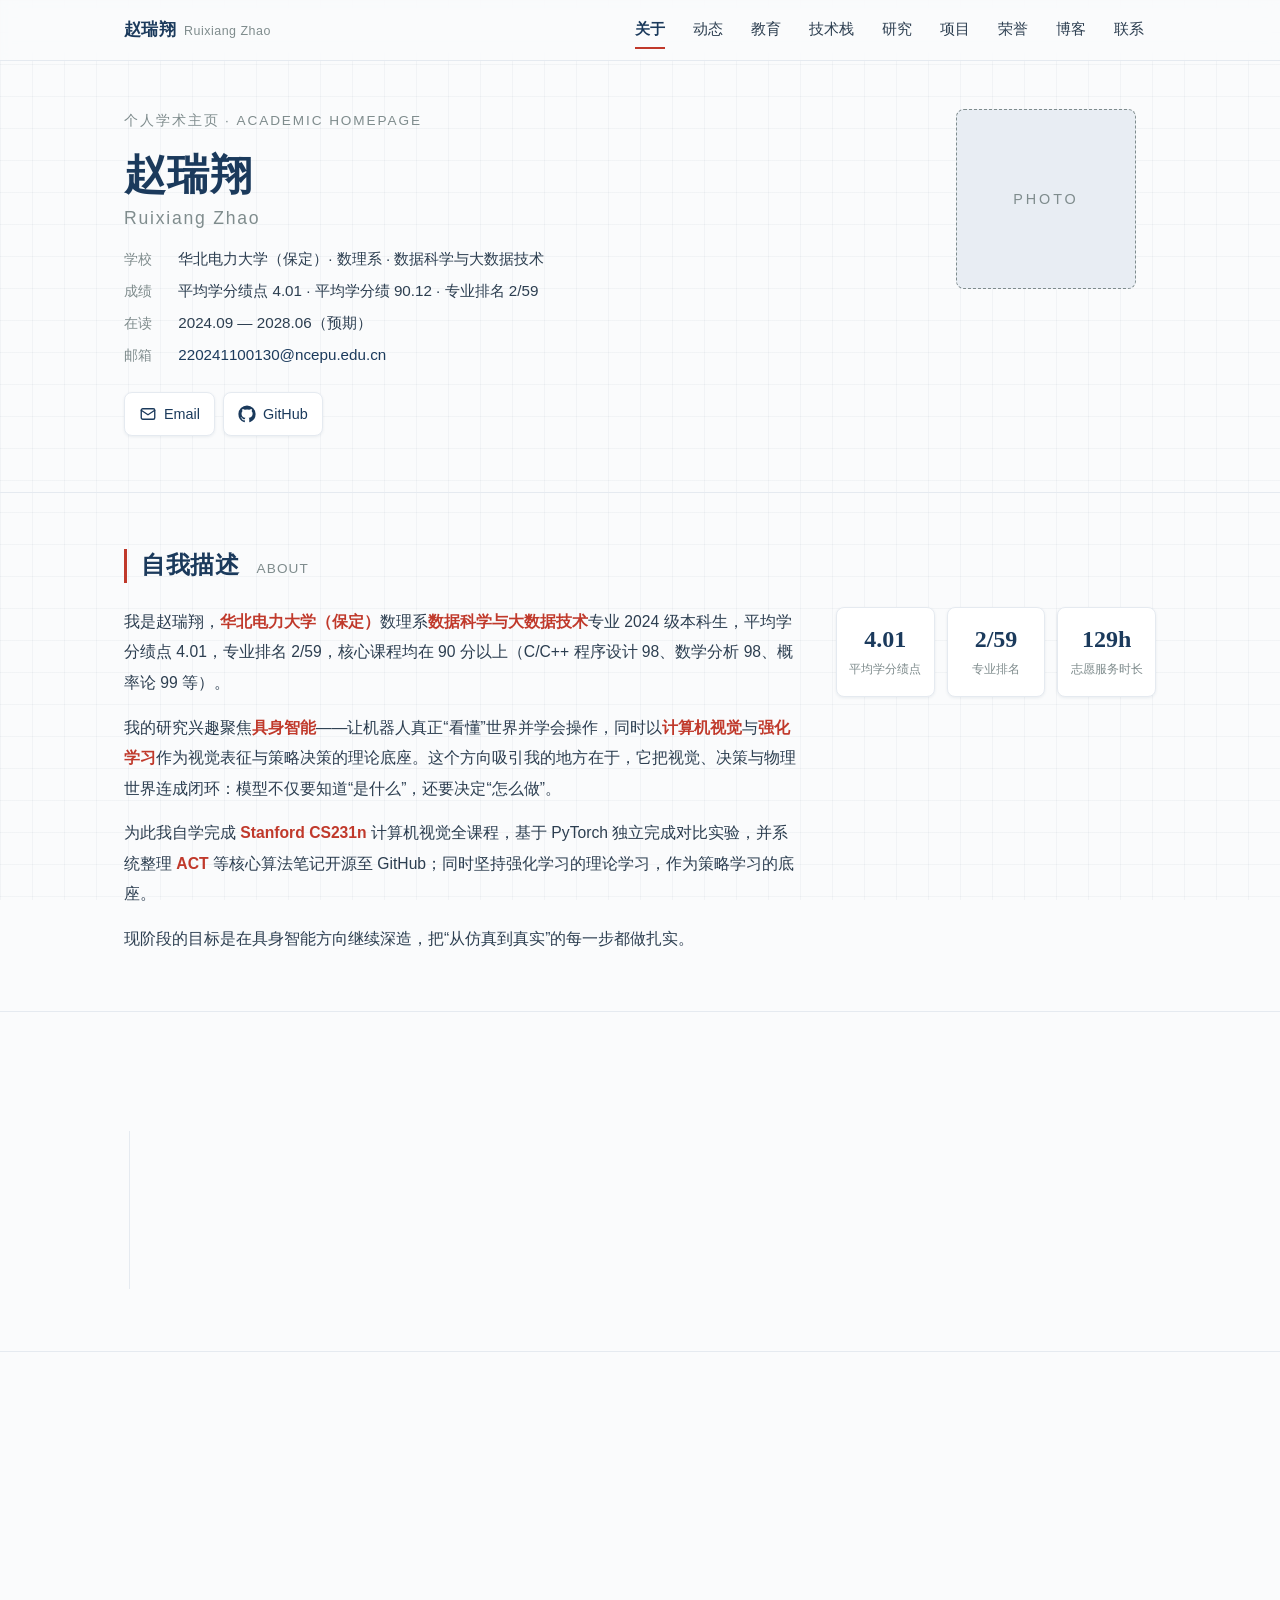
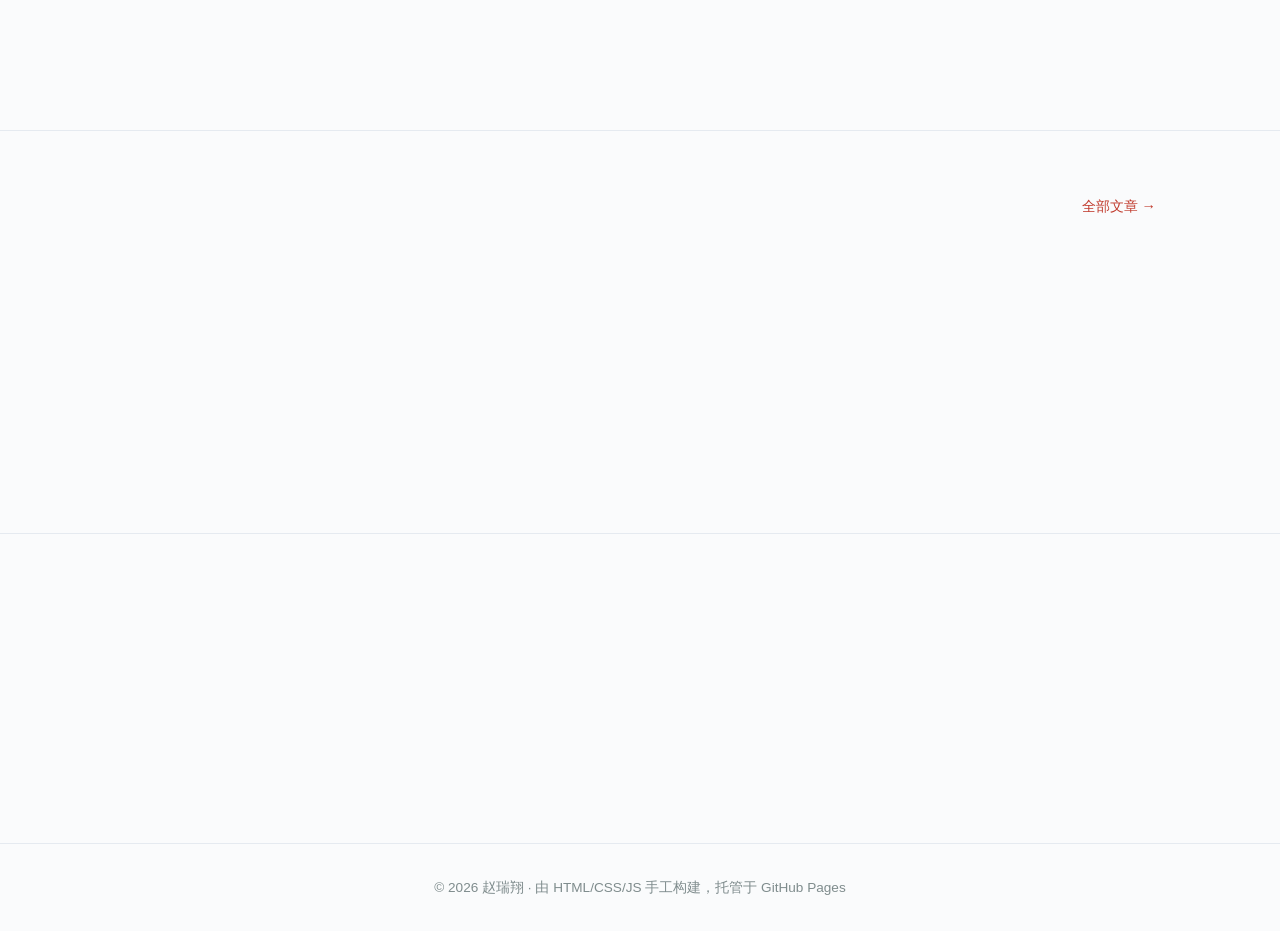
<file: site/index.html>
<!DOCTYPE html>
<html lang="zh-CN">
<head>
  <meta charset="UTF-8">
  <meta http-equiv="Content-Security-Policy" content="default-src 'self'; script-src 'self'; style-src 'self' https://fonts.googleapis.com; font-src 'self' https://fonts.gstatic.com; img-src 'self' data:; connect-src 'self'; base-uri 'self'; form-action 'self'">
  <meta name="viewport" content="width=device-width, initial-scale=1.0">
  <title>赵瑞翔 · 个人学术主页</title>
  <meta name="description" content="赵瑞翔的个人学术主页：具身智能、计算机视觉与强化学习方向，华北电力大学（保定）数据科学与大数据技术。">
  <meta name="theme-color" content="#FAFBFC">
  <link rel="icon" href="favicon.svg" type="image/svg+xml">
  <link rel="preconnect" href="https://fonts.googleapis.com">
  <link rel="preconnect" href="https://fonts.gstatic.com" crossorigin>
  <link href="https://fonts.googleapis.com/css2?family=Noto+Serif+SC:wght@500;700&family=Inter:wght@400;500;600&family=JetBrains+Mono:wght@400;500&display=swap" rel="stylesheet">
  <link rel="stylesheet" href="css/style.css">
</head>
<body>

  <a class="skip-link" href="#main">跳到主要内容</a>

  <!-- 顶栏导航（吸顶） -->
  <header class="nav">
    <div class="container nav__inner">
      <a class="nav__brand" href="#home">赵瑞翔<span class="nav__brand-en">Ruixiang Zhao</span></a>
      <button class="nav__toggle" aria-label="打开菜单" aria-expanded="false" aria-controls="nav-links">
        <span class="nav__toggle-bar"></span>
        <span class="nav__toggle-bar"></span>
        <span class="nav__toggle-bar"></span>
      </button>
      <nav class="nav__links" id="nav-links" aria-label="主导航">
        <a href="#about" class="is-active">关于</a>
        <a href="#news">动态</a>
        <a href="#education">教育</a>
        <a href="#techstack">技术栈</a>
        <a href="#research">研究</a>
        <a href="#projects">项目</a>
        <a href="#honors">荣誉</a>
        <a href="blog.html">博客</a>
        <a href="#contact">联系</a>
      </nav>
    </div>
  </header>

  <main id="main">
    <!-- Hero / 页首 -->
    <section id="home" class="hero">
      <div class="container hero__grid">
        <div class="hero__main">
          <p class="hero__eyebrow">个人学术主页 · Academic Homepage</p>
          <h1 class="hero__name">赵瑞翔<span class="hero__name-en">Ruixiang Zhao</span></h1>
          <dl class="hero__facts">
            <div><dt>学校</dt><dd>华北电力大学（保定）· 数理系 · 数据科学与大数据技术</dd></div>
            <div><dt>成绩</dt><dd>平均学分绩点 4.01 · 平均学分绩 90.12 · 专业排名 2/59</dd></div>
            <div><dt>在读</dt><dd>2024.09 — 2028.06（预期）</dd></div>
            <div><dt>邮箱</dt><dd><a href="mailto:220241100130@ncepu.edu.cn">220241100130@ncepu.edu.cn</a></dd></div>
          </dl>
          <ul class="hero__links" aria-label="外部链接">
            <li><a href="mailto:220241100130@ncepu.edu.cn" aria-label="邮箱">
              <svg viewBox="0 0 24 24" width="18" height="18" fill="none" stroke="currentColor" stroke-width="1.8" stroke-linecap="round" stroke-linejoin="round" aria-hidden="true"><rect x="3" y="5" width="18" height="14" rx="2"/><path d="m3 7 9 6 9-6"/></svg>
              <span>Email</span></a></li>
            <li><a href="https://github.com/yourname" target="_blank" rel="noopener" aria-label="GitHub">
              <svg viewBox="0 0 24 24" width="18" height="18" fill="currentColor" aria-hidden="true"><path d="M12 .5A11.5 11.5 0 0 0 .5 12a11.5 11.5 0 0 0 7.86 10.93c.58.1.79-.25.79-.56v-2c-3.2.7-3.87-1.54-3.87-1.54-.53-1.33-1.28-1.69-1.28-1.69-1.05-.72.08-.7.08-.7 1.16.08 1.77 1.19 1.77 1.19 1.03 1.77 2.7 1.26 3.36.96.1-.75.4-1.26.73-1.55-2.55-.29-5.23-1.28-5.23-5.68 0-1.26.45-2.28 1.19-3.09-.12-.29-.52-1.46.11-3.05 0 0 .97-.31 3.18 1.18a11 11 0 0 1 5.8 0c2.2-1.49 3.17-1.18 3.17-1.18.63 1.59.23 2.76.11 3.05.74.81 1.19 1.83 1.19 3.09 0 4.41-2.69 5.38-5.25 5.67.41.36.78 1.05.78 2.12v3.14c0 .31.2.67.8.56A11.5 11.5 0 0 0 23.5 12 11.5 11.5 0 0 0 12 .5Z"/></svg>
              <span>GitHub</span></a></li>
          </ul>
        </div>
        <div class="hero__side">
          <div class="hero__avatar" role="img" aria-label="头像占位">
            <span>PHOTO</span>
          </div>
        </div>
      </div>
    </section>

    <!-- About 自我描述 -->
    <section id="about" class="section">
      <div class="container">
        <h2 class="section__title">自我描述 <span class="section__title-en">About</span></h2>
        <div class="about">
          <div class="about__text">
            <p>我是赵瑞翔，<strong>华北电力大学（保定）</strong>数理系<strong>数据科学与大数据技术</strong>专业 2024 级本科生，平均学分绩点 4.01，专业排名 2/59，核心课程均在 90 分以上（C/C++ 程序设计 98、数学分析 98、概率论 99 等）。</p>
            <p>我的研究兴趣聚焦<strong>具身智能</strong>——让机器人真正“看懂”世界并学会操作，同时以<strong>计算机视觉</strong>与<strong>强化学习</strong>作为视觉表征与策略决策的理论底座。这个方向吸引我的地方在于，它把视觉、决策与物理世界连成闭环：模型不仅要知道“是什么”，还要决定“怎么做”。</p>
            <p>为此我自学完成 <strong>Stanford CS231n</strong> 计算机视觉全课程，基于 PyTorch 独立完成对比实验，并系统整理 <strong>ACT</strong> 等核心算法笔记开源至 GitHub；同时坚持强化学习的理论学习，作为策略学习的底座。</p>
            <p>现阶段的目标是在具身智能方向继续深造，把“从仿真到真实”的每一步都做扎实。</p>
          </div>
          <dl class="about__stats" aria-label="数据亮点">
            <div class="about__stat">
              <dt>4.01</dt>
              <dd>平均学分绩点</dd>
            </div>
            <div class="about__stat">
              <dt>2/59</dt>
              <dd>专业排名</dd>
            </div>
            <div class="about__stat">
              <dt>129h</dt>
              <dd>志愿服务时长</dd>
            </div>
          </dl>
        </div>
      </div>
    </section>

    <!-- News 动态 -->
    <section id="news" class="section">
      <div class="container">
        <h2 class="section__title">动态 <span class="section__title-en">News</span></h2>
        <ol class="news">
          <li class="news__item">
            <time class="news__time" datetime="2026-05">2026.05</time>
            <p class="news__text">开始具身智能方向系统学习，整理 ACT 等核心算法笔记并开源</p>
          </li>
          <li class="news__item">
            <time class="news__time" datetime="2026-05">2026.05</time>
            <p class="news__text">完成 MNIST 神经网络 vs ViT 数据增强策略对比研究</p>
          </li>
          <li class="news__item">
            <time class="news__time" datetime="2026-05">2026.05</time>
            <p class="news__text">完成开源组织 Git 协作专项培训</p>
          </li>
          <li class="news__item">
            <time class="news__time" datetime="2024-09">2024.09</time>
            <p class="news__text">入学华北电力大学 数据科学与大数据技术专业</p>
          </li>
        </ol>
      </div>
    </section>

    <!-- Education 教育经历 -->
    <section id="education" class="section">
      <div class="container">
        <h2 class="section__title">教育经历 <span class="section__title-en">Education</span></h2>
        <div class="edu card">
          <!-- 校徽图像格：替换为 images/logo.png（校徽图片） -->
          <div class="edu__logo" role="img" aria-label="校徽占位">
            <span>LOGO</span>
          </div>
          <div class="edu__body">
            <div class="edu__head">
              <h3 class="edu__school">华北电力大学（保定）· 数理系 · 数据科学与大数据技术</h3>
              <p class="edu__meta">2024.09 – 2028.06（预期）· 绩点 4.01 · 均分 90.12 · 排名 2/59</p>
            </div>
            <ul class="edu__courses" aria-label="核心课程成绩">
              <li>C/C++程序设计 98</li>
              <li>数学分析(1) 98</li>
              <li>离散数学 97</li>
              <li>概率论 99</li>
              <li>数据结构与算法 92</li>
              <li>线性规划 95</li>
            </ul>
          </div>
        </div>
      </div>
    </section>

    <!-- Tech Stack 技术栈 -->
    <section id="techstack" class="section">
      <div class="container">
        <h2 class="section__title">技术栈 <span class="section__title-en">Tech Stack</span></h2>
        <div class="tech">
          <div class="tech__group">
            <h3 class="tech__group-title">语言 <span>Languages</span></h3>
            <p class="tech__items">Python · C++</p>
          </div>
          <div class="tech__group">
            <h3 class="tech__group-title">框架 <span>Frameworks</span></h3>
            <p class="tech__items">PyTorch</p>
          </div>
          <div class="tech__group">
            <h3 class="tech__group-title">工具 <span>Tools</span></h3>
            <p class="tech__items">Git · Linux · Tmux · Docker</p>
          </div>
        </div>
      </div>
    </section>

    <!-- Research 研究方向 -->
    <section id="research" class="section">
      <div class="container">
        <h2 class="section__title">研究方向 <span class="section__title-en">Research</span></h2>
        <div class="blocks">
          <div class="block">
            <h3 class="block__title">具身智能<span class="block__title-en">Embodied AI</span></h3>
            <p class="block__text">机器人控制与操作策略学习，跟进 ACT 等核心算法，关注仿真到真实的落地。</p>
          </div>
          <div class="block">
            <h3 class="block__title">计算机视觉<span class="block__title-en">Computer Vision</span></h3>
            <p class="block__text">ViT 与视觉表征学习，完成 CS231n 系统学习与小样本对比实验。</p>
          </div>
          <div class="block">
            <h3 class="block__title">强化学习<span class="block__title-en">Reinforcement Learning</span></h3>
            <p class="block__text">序贯决策与控制基础，作为具身智能策略学习的理论底座。</p>
          </div>
        </div>
      </div>
    </section>

    <!-- Projects 项目 -->
    <section id="projects" class="section">
      <div class="container">
        <h2 class="section__title">项目 <span class="section__title-en">Projects</span></h2>
        <div class="blocks">
          <div class="block">
            <h3 class="block__title">具身智能自主学习与开源实践</h3>
            <p class="block__text">独立跟进领域前沿，整理 ACT 等核心算法的原理笔记与代码复现，开源至个人仓库。</p>
            <p class="block__tags">具身智能 · ACT · 开源</p>
          </div>
          <div class="block">
            <h3 class="block__title">MNIST 神经网络 vs ViT 数据增强对比研究</h3>
            <p class="block__text">基于 PyTorch 构建三组对照数据集，系统对比传统神经网络与 ViT 在不同数据增强策略下的性能、收敛与鲁棒性。</p>
            <p class="block__tags">PyTorch · ViT · 数据增强</p>
          </div>
        </div>
      </div>
    </section>

    <!-- Honors 荣誉 -->
    <section id="honors" class="section">
      <div class="container">
        <h2 class="section__title">荣誉奖项 <span class="section__title-en">Honors</span></h2>
        <ul class="honors">
          <li class="honors__item"><span class="honors__year">2026</span>中车杯 国家三等奖</li>
          <li class="honors__item"><span class="honors__year">2026</span>全国大学生数学竞赛（数学类）省级二等奖</li>
          <li class="honors__item"><span class="honors__year">2025</span>校级二等奖学金</li>
          <li class="honors__item"><span class="honors__year">2025</span>校级三好学生</li>
          <li class="honors__item"><span class="honors__year">2025</span>校级志愿服务先进个人（累计志愿时长 129 小时）</li>
        </ul>
      </div>
    </section>

    <!-- Blog 博客入口 -->
    <section id="blog-entry" class="section">
      <div class="container">
        <div class="section__head">
          <h2 class="section__title">博客 <span class="section__title-en">Blog</span></h2>
          <a class="section__more" href="blog.html">全部文章 →</a>
        </div>
        <div class="grid grid--3" id="blog-cards">
          <!-- 由 js/blog.js 读取 posts/index.json 渲染前 3 篇 -->
          <p class="blog-loading">正在加载文章…</p>
        </div>
      </div>
    </section>

    <!-- Contact 联系 -->
    <section id="contact" class="section">
      <div class="container">
        <h2 class="section__title">联系方式 <span class="section__title-en">Contact</span></h2>
        <div class="contact">
          <ul class="contact__list">
            <li class="contact__item">
              <svg viewBox="0 0 24 24" width="18" height="18" fill="none" stroke="currentColor" stroke-width="1.8" stroke-linecap="round" stroke-linejoin="round" aria-hidden="true"><rect x="3" y="5" width="18" height="14" rx="2"/><path d="m3 7 9 6 9-6"/></svg>
              <a href="mailto:220241100130@ncepu.edu.cn">220241100130@ncepu.edu.cn</a>
              <span class="contact__hint">主邮箱</span>
            </li>
            <li class="contact__item">
              <svg viewBox="0 0 24 24" width="18" height="18" fill="none" stroke="currentColor" stroke-width="1.8" stroke-linecap="round" stroke-linejoin="round" aria-hidden="true"><rect x="3" y="5" width="18" height="14" rx="2"/><path d="m3 7 9 6 9-6"/></svg>
              <a href="mailto:2529649711@qq.com">2529649711@qq.com</a>
              <span class="contact__hint">备用邮箱</span>
            </li>
            <li class="contact__item">
              <svg viewBox="0 0 24 24" width="18" height="18" fill="currentColor" aria-hidden="true"><path d="M12 .5A11.5 11.5 0 0 0 .5 12a11.5 11.5 0 0 0 7.86 10.93c.58.1.79-.25.79-.56v-2c-3.2.7-3.87-1.54-3.87-1.54-.53-1.33-1.28-1.69-1.28-1.69-1.05-.72.08-.7.08-.7 1.16.08 1.77 1.19 1.77 1.19 1.03 1.77 2.7 1.26 3.36.96.1-.75.4-1.26.73-1.55-2.55-.29-5.23-1.28-5.23-5.68 0-1.26.45-2.28 1.19-3.09-.12-.29-.52-1.46.11-3.05 0 0 .97-.31 3.18 1.18a11 11 0 0 1 5.8 0c2.2-1.49 3.17-1.18 3.17-1.18.63 1.59.23 2.76.11 3.05.74.81 1.19 1.83 1.19 3.09 0 4.41-2.69 5.38-5.25 5.67.41.36.78 1.05.78 2.12v3.14c0 .31.2.67.8.56A11.5 11.5 0 0 0 23.5 12 11.5 11.5 0 0 0 12 .5Z"/></svg>
              <a href="https://github.com/yourname" target="_blank" rel="noopener">github.com/yourname</a>
              <span class="contact__hint">GitHub</span>
            </li>
          </ul>
        </div>
      </div>
    </section>
  </main>

  <footer class="footer">
    <div class="container">
      <p>© 2026 赵瑞翔 · 由 HTML/CSS/JS 手工构建，托管于 GitHub Pages</p>
    </div>
  </footer>

  <button class="to-top" aria-label="回到顶部" hidden>
    <svg viewBox="0 0 24 24" width="18" height="18" fill="none" stroke="currentColor" stroke-width="2" stroke-linecap="round" stroke-linejoin="round" aria-hidden="true"><path d="M12 19V5"/><path d="m5 12 7-7 7 7"/></svg>
  </button>

  <script src="js/main.js" defer></script>
  <script src="js/blog.js" defer></script>
</body>
</html>
</file>
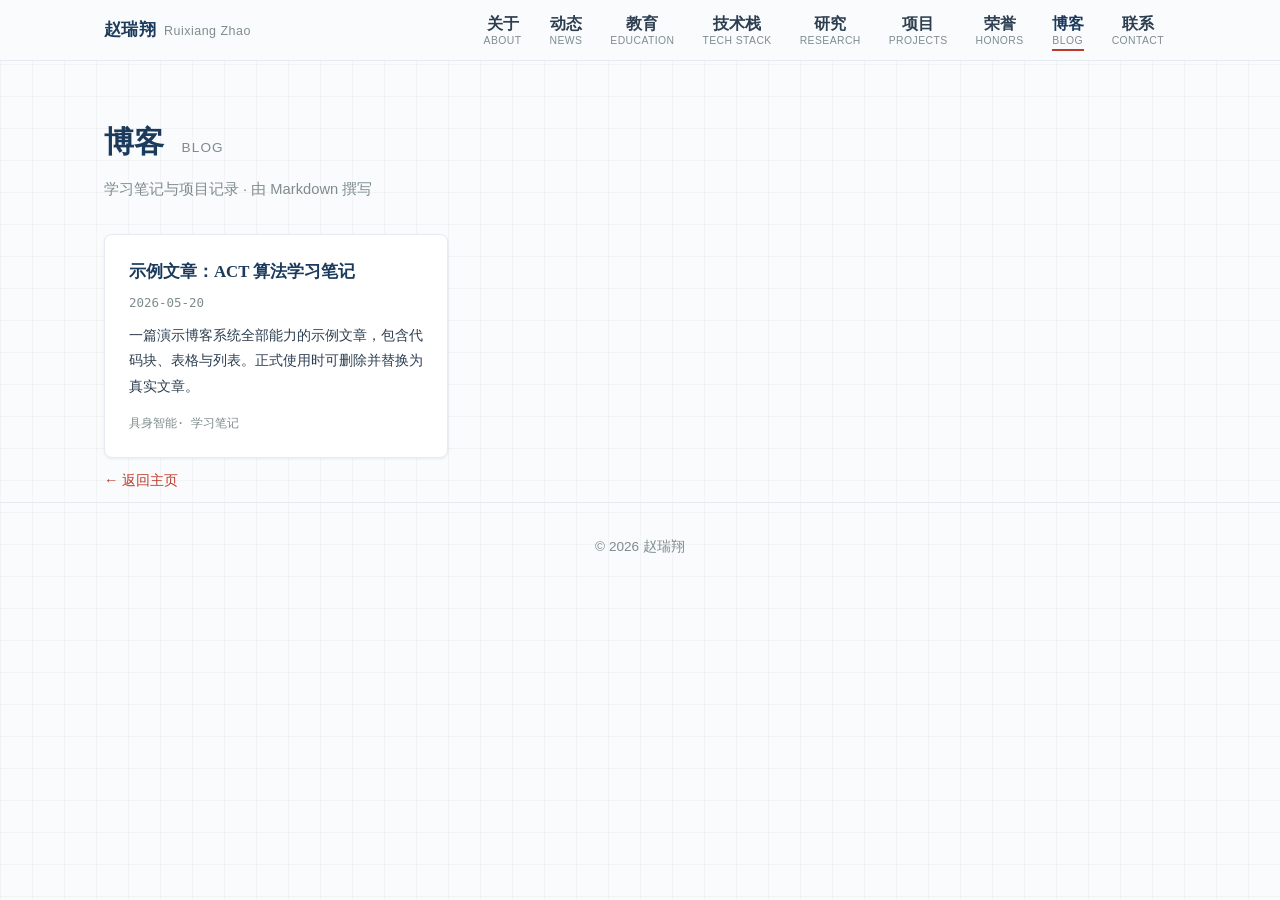
<file: blog.html>
<!DOCTYPE html>
<html lang="zh-CN">
<head>
  <meta charset="UTF-8">
  <meta http-equiv="Content-Security-Policy" content="default-src 'self'; script-src 'self'; style-src 'self' https://fonts.googleapis.com; font-src 'self' https://fonts.gstatic.com; img-src 'self' data:; connect-src 'self'; base-uri 'self'; form-action 'self'">
  <meta name="viewport" content="width=device-width, initial-scale=1.0">
  <title>博客 · 赵瑞翔</title>
  <meta name="description" content="赵瑞翔的博客：具身智能、计算机视觉与强化学习方向的学习笔记与项目记录。">
  <meta name="theme-color" content="#FAFBFC">
  <link rel="icon" href="favicon.svg" type="image/svg+xml">
  <link rel="preconnect" href="https://fonts.googleapis.com">
  <link rel="preconnect" href="https://fonts.gstatic.com" crossorigin>
  <link href="https://fonts.googleapis.com/css2?family=Noto+Serif+SC:wght@500;700&family=Inter:wght@400;500;600&family=JetBrains+Mono:wght@400;500&display=swap" rel="stylesheet">
  <link rel="stylesheet" href="css/style.css">
</head>
<body data-page="blog">

  <a class="skip-link" href="#main">跳到主要内容</a>

  <!-- 顶栏导航（吸顶，锚点指向主页区块） -->
  <header class="nav">
    <div class="container nav__inner">
      <a class="nav__brand" href="index.html">赵瑞翔<span class="nav__brand-en">Ruixiang Zhao</span></a>
      <button class="nav__toggle" aria-label="打开菜单" aria-expanded="false" aria-controls="nav-links">
        <span class="nav__toggle-bar"></span>
        <span class="nav__toggle-bar"></span>
        <span class="nav__toggle-bar"></span>
      </button>
      <nav class="nav__links" id="nav-links" aria-label="主导航">
        <a href="index.html#about"><span class="nav__zh">关于</span><span class="nav__en">About</span></a>
        <a href="index.html#news"><span class="nav__zh">动态</span><span class="nav__en">News</span></a>
        <a href="index.html#education"><span class="nav__zh">教育</span><span class="nav__en">Education</span></a>
        <a href="index.html#techstack"><span class="nav__zh">技术栈</span><span class="nav__en">Tech Stack</span></a>
        <a href="index.html#research"><span class="nav__zh">研究</span><span class="nav__en">Research</span></a>
        <a href="index.html#projects"><span class="nav__zh">项目</span><span class="nav__en">Projects</span></a>
        <a href="index.html#honors"><span class="nav__zh">荣誉</span><span class="nav__en">Honors</span></a>
        <a href="blog.html" class="is-active"><span class="nav__zh">博客</span><span class="nav__en">Blog</span></a>
        <a href="index.html#contact"><span class="nav__zh">联系</span><span class="nav__en">Contact</span></a>
      </nav>
    </div>
  </header>

  <main id="main">
    <div class="container">
      <div class="page-head">
        <h1 class="page-head__title">博客 <span class="section__title-en">Blog</span></h1>
        <p class="page-head__sub">学习笔记与项目记录 · 由 Markdown 撰写</p>
      </div>
      <div class="grid grid--3" id="blog-list">
        <!-- 由 js/blog.js 读取 posts/index.json 渲染全部文章 -->
        <p class="blog-loading">正在加载文章…</p>
      </div>
      <p class="back-link-wrap"><a class="back-link" href="index.html">← 返回主页</a></p>
    </div>
  </main>

  <footer class="footer">
    <div class="container">
      <p>© 2026 赵瑞翔</p>
    </div>
  </footer>

  <button class="to-top" aria-label="回到顶部" hidden>
    <svg viewBox="0 0 24 24" width="18" height="18" fill="none" stroke="currentColor" stroke-width="2" stroke-linecap="round" stroke-linejoin="round" aria-hidden="true"><path d="M12 19V5"/><path d="m5 12 7-7 7 7"/></svg>
  </button>

  <script src="js/vendor/marked.min.js" defer></script>
  <script src="js/vendor/purify.min.js" defer></script>
  <script src="js/main.js" defer></script>
  <script src="js/blog.js" defer></script>
</body>
</html>
</file>
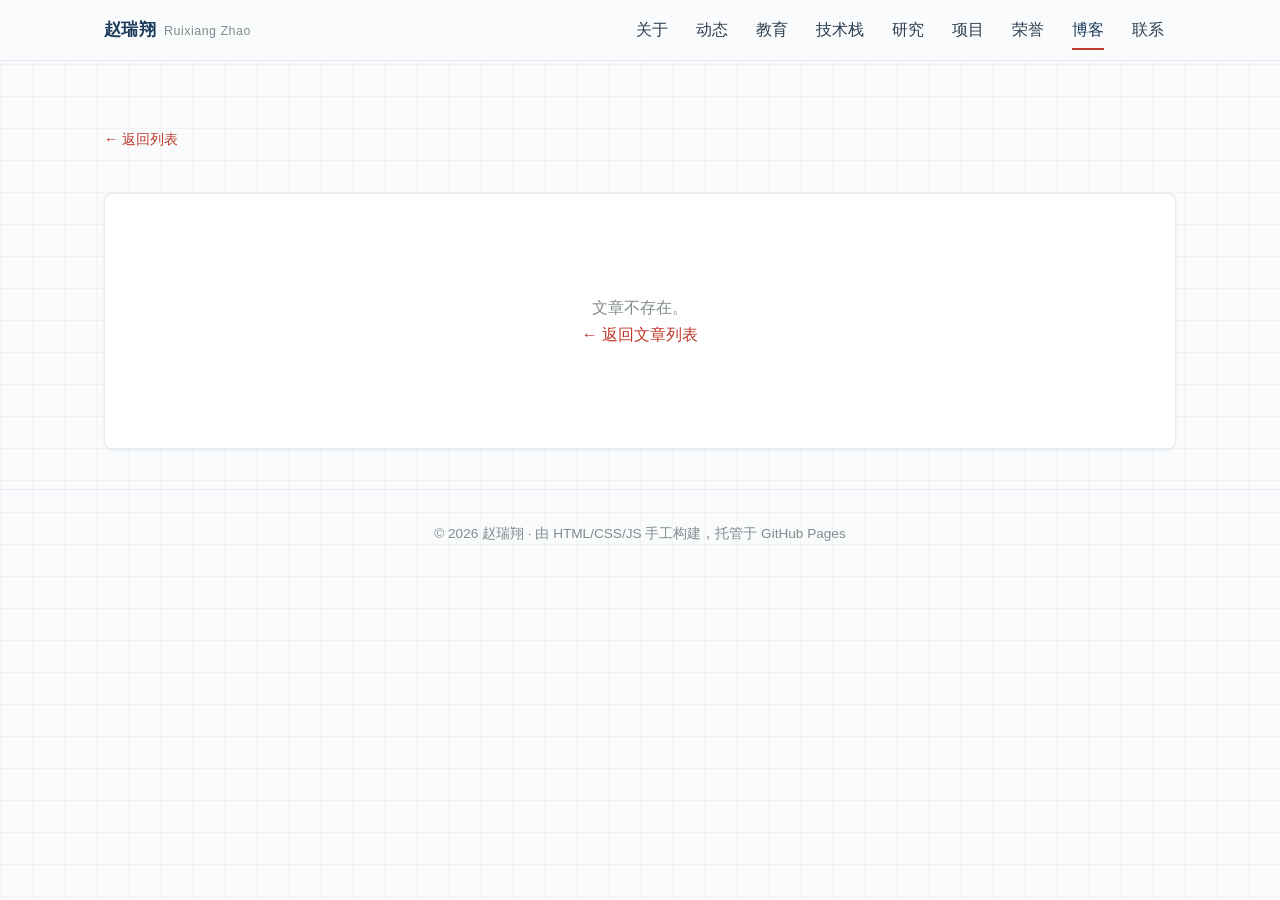
<file: post.html>
<!DOCTYPE html>
<html lang="zh-CN">
<head>
  <meta charset="UTF-8">
  <meta http-equiv="Content-Security-Policy" content="default-src 'self'; script-src 'self'; style-src 'self' https://fonts.googleapis.com; font-src 'self' https://fonts.gstatic.com; img-src 'self' data:; connect-src 'self'; base-uri 'self'; form-action 'self'">
  <meta name="viewport" content="width=device-width, initial-scale=1.0">
  <title>博客 · 赵瑞翔</title>
  <meta name="description" content="赵瑞翔的博客文章。">
  <meta name="theme-color" content="#FAFBFC">
  <link rel="icon" href="favicon.svg" type="image/svg+xml">
  <link rel="preconnect" href="https://fonts.googleapis.com">
  <link rel="preconnect" href="https://fonts.gstatic.com" crossorigin>
  <link href="https://fonts.googleapis.com/css2?family=Noto+Serif+SC:wght@500;700&family=Inter:wght@400;500;600&family=JetBrains+Mono:wght@400;500&display=swap" rel="stylesheet">
  <link rel="stylesheet" href="css/style.css">
</head>
<body data-page="post">

  <a class="skip-link" href="#main">跳到主要内容</a>

  <!-- 顶栏导航（吸顶，锚点指向主页区块） -->
  <header class="nav">
    <div class="container nav__inner">
      <a class="nav__brand" href="index.html">赵瑞翔<span class="nav__brand-en">Ruixiang Zhao</span></a>
      <button class="nav__toggle" aria-label="打开菜单" aria-expanded="false" aria-controls="nav-links">
        <span class="nav__toggle-bar"></span>
        <span class="nav__toggle-bar"></span>
        <span class="nav__toggle-bar"></span>
      </button>
      <nav class="nav__links" id="nav-links" aria-label="主导航">
        <a href="index.html#about">关于</a>
        <a href="index.html#news">动态</a>
        <a href="index.html#education">教育</a>
        <a href="index.html#techstack">技术栈</a>
        <a href="index.html#research">研究</a>
        <a href="index.html#projects">项目</a>
        <a href="index.html#honors">荣誉</a>
        <a href="blog.html" class="is-active">博客</a>
        <a href="index.html#contact">联系</a>
      </nav>
    </div>
  </header>

  <main id="main">
    <div class="container">
      <div class="page-head">
        <a class="back-link" href="blog.html">← 返回列表</a>
      </div>
      <article class="post" id="post-container" aria-live="off">
        <!-- 由 js/blog.js 根据 ?p=slug 渲染 -->
        <p class="blog-loading">正在加载文章…</p>
      </article>
    </div>
  </main>

  <footer class="footer">
    <div class="container">
      <p>© 2026 赵瑞翔 · 由 HTML/CSS/JS 手工构建，托管于 GitHub Pages</p>
    </div>
  </footer>

  <button class="to-top" aria-label="回到顶部" hidden>
    <svg viewBox="0 0 24 24" width="18" height="18" fill="none" stroke="currentColor" stroke-width="2" stroke-linecap="round" stroke-linejoin="round" aria-hidden="true"><path d="M12 19V5"/><path d="m5 12 7-7 7 7"/></svg>
  </button>

  <script src="js/vendor/marked.min.js" defer></script>
  <script src="js/vendor/purify.min.js" defer></script>
  <script src="js/main.js" defer></script>
  <script src="js/blog.js" defer></script>
</body>
</html>
</file>
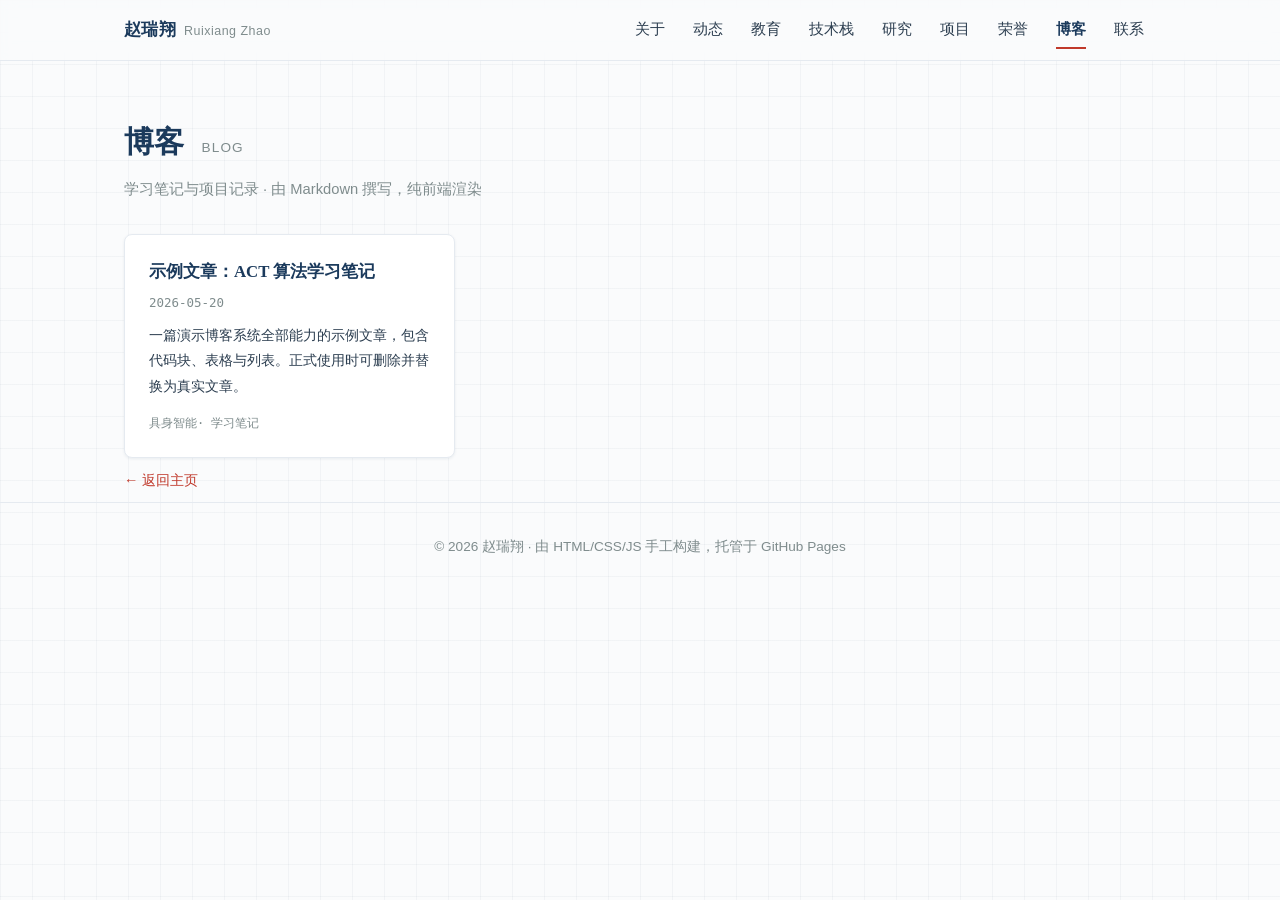
<file: site/blog.html>
<!DOCTYPE html>
<html lang="zh-CN">
<head>
  <meta charset="UTF-8">
  <meta http-equiv="Content-Security-Policy" content="default-src 'self'; script-src 'self'; style-src 'self' https://fonts.googleapis.com; font-src 'self' https://fonts.gstatic.com; img-src 'self' data:; connect-src 'self'; base-uri 'self'; form-action 'self'">
  <meta name="viewport" content="width=device-width, initial-scale=1.0">
  <title>博客 · 赵瑞翔</title>
  <meta name="description" content="赵瑞翔的博客：具身智能、计算机视觉与强化学习方向的学习笔记与项目记录。">
  <meta name="theme-color" content="#FAFBFC">
  <link rel="icon" href="favicon.svg" type="image/svg+xml">
  <link rel="preconnect" href="https://fonts.googleapis.com">
  <link rel="preconnect" href="https://fonts.gstatic.com" crossorigin>
  <link href="https://fonts.googleapis.com/css2?family=Noto+Serif+SC:wght@500;700&family=Inter:wght@400;500;600&family=JetBrains+Mono:wght@400;500&display=swap" rel="stylesheet">
  <link rel="stylesheet" href="css/style.css">
</head>
<body data-page="blog">

  <a class="skip-link" href="#main">跳到主要内容</a>

  <!-- 顶栏导航（吸顶，锚点指向主页区块） -->
  <header class="nav">
    <div class="container nav__inner">
      <a class="nav__brand" href="index.html">赵瑞翔<span class="nav__brand-en">Ruixiang Zhao</span></a>
      <button class="nav__toggle" aria-label="打开菜单" aria-expanded="false" aria-controls="nav-links">
        <span class="nav__toggle-bar"></span>
        <span class="nav__toggle-bar"></span>
        <span class="nav__toggle-bar"></span>
      </button>
      <nav class="nav__links" id="nav-links" aria-label="主导航">
        <a href="index.html#about">关于</a>
        <a href="index.html#news">动态</a>
        <a href="index.html#education">教育</a>
        <a href="index.html#techstack">技术栈</a>
        <a href="index.html#research">研究</a>
        <a href="index.html#projects">项目</a>
        <a href="index.html#honors">荣誉</a>
        <a href="blog.html" class="is-active">博客</a>
        <a href="index.html#contact">联系</a>
      </nav>
    </div>
  </header>

  <main id="main">
    <div class="container">
      <div class="page-head">
        <h1 class="page-head__title">博客 <span class="section__title-en">Blog</span></h1>
        <p class="page-head__sub">学习笔记与项目记录 · 由 Markdown 撰写，纯前端渲染</p>
      </div>
      <div class="grid grid--3" id="blog-list">
        <!-- 由 js/blog.js 读取 posts/index.json 渲染全部文章 -->
        <p class="blog-loading">正在加载文章…</p>
      </div>
      <p class="back-link-wrap"><a class="back-link" href="index.html">← 返回主页</a></p>
    </div>
  </main>

  <footer class="footer">
    <div class="container">
      <p>© 2026 赵瑞翔 · 由 HTML/CSS/JS 手工构建，托管于 GitHub Pages</p>
    </div>
  </footer>

  <button class="to-top" aria-label="回到顶部" hidden>
    <svg viewBox="0 0 24 24" width="18" height="18" fill="none" stroke="currentColor" stroke-width="2" stroke-linecap="round" stroke-linejoin="round" aria-hidden="true"><path d="M12 19V5"/><path d="m5 12 7-7 7 7"/></svg>
  </button>

  <script src="js/vendor/marked.min.js" defer></script>
  <script src="js/vendor/purify.min.js" defer></script>
  <script src="js/main.js" defer></script>
  <script src="js/blog.js" defer></script>
</body>
</html>
</file>
<file: site/css/style.css>
/* ============================================================
   赵瑞翔 · 个人学术主页 · 全站唯一样式文件
   规格依据：要求.md 第 4 节（配色/字体/布局/动效/响应式）
   ============================================================ */

/* ---------- 变量 ---------- */
:root {
  /* 配色（严格使用，禁止硬编码散落野颜色） */
  --color-primary: #1B3A5C;    /* 主色·藏青：标题、导航、页脚 */
  --color-accent:  #C0392B;    /* 强调·砖红：关键词高亮、链接悬停，仅小面积 */
  --color-text:    #2C3E50;    /* 正文 */
  --color-muted:   #7F8C8D;    /* 次要文字、英文副标题 */
  --color-bg:      #FAFBFC;    /* 页面背景 */
  --color-card:    #FFFFFF;    /* 卡片背景 */
  --color-border:  #E5EAF0;    /* 描边/分隔线 */

  /* 字体 */
  --font-display: "Noto Serif SC", "Source Han Serif SC", serif;
  --font-body:    "PingFang SC", "Microsoft YaHei", sans-serif;
  --font-latin:   "Inter", "Helvetica Neue", Arial, sans-serif;
  --font-mono:    "JetBrains Mono", monospace;

  /* 布局常量 */
  --container: 1080px;
  --section-gap: 56px;
  --radius: 8px;
  --shadow-card: 0 1px 3px rgba(27, 58, 92, .08);
  --shadow-card-hover: 0 4px 14px rgba(27, 58, 92, .12);

  /* 补充色（统一管理，禁止散落硬编码） */
  --color-avatar-bg: #E8EDF3;  /* 头像占位背景 */
  --color-code-bg:   #1B2A3A;  /* 代码块背景 */
  --color-code-text: #DCE6F0;  /* 代码块文字 */

  /* 动效曲线（高质量缓动，替代默认 ease） */
  --ease-out: cubic-bezier(0.22, 1, 0.36, 1);
}

/* ---------- 重置 ---------- */
*, *::before, *::after { box-sizing: border-box; }

html {
  scroll-behavior: smooth;
}

body {
  margin: 0;
  font-family: var(--font-body);
  color: var(--color-text);
  background-color: var(--color-bg);
  line-height: 1.7;
  font-size: 16px;
  -webkit-font-smoothing: antialiased;
}

/* 签名元素 1：全页稿纸网格背景（双层 linear-gradient，32px 格，极淡） */
body::before {
  content: "";
  position: fixed;
  inset: 0;
  z-index: -1;
  pointer-events: none;
  background-image:
    linear-gradient(rgba(27, 58, 92, .04) 1px, transparent 1px),
    linear-gradient(90deg, rgba(27, 58, 92, .04) 1px, transparent 1px);
  background-size: 32px 32px;
}

h1, h2, h3, p, dl, ol, ul, figure {
  margin: 0;
}

ol, ul {
  padding: 0;
  list-style: none;
}

a {
  color: var(--color-primary);
  text-decoration: none;
  transition: color .2s;
}

a:hover {
  color: var(--color-accent);
}

img, svg {
  vertical-align: middle;
}

::selection {
  background: rgba(192, 57, 43, .18);
}

/* 键盘焦点：清晰可见的藏青描边 */
:focus-visible {
  outline: 2px solid var(--color-primary);
  outline-offset: 2px;
  border-radius: 2px;
}

/* ---------- 布局容器 ---------- */
.container {
  max-width: var(--container);
  margin: 0 auto;
  padding: 0 24px;
}

/* 锚点滚动时不被吸顶导航遮挡 */
.section {
  scroll-margin-top: 64px;
}

/* 移动端交互：消除双击缩放延迟与点击高亮 */
a, button {
  touch-action: manipulation;
  -webkit-tap-highlight-color: transparent;
}

/* ---------- 跳转主内容链接（键盘用户） ---------- */
.skip-link {
  position: absolute;
  top: -48px;
  left: 12px;
  z-index: 200;
  padding: 8px 16px;
  background: var(--color-primary);
  color: var(--color-bg);
  border-radius: 0 0 6px 6px;
  font-size: .9rem;
  transition: top .2s;
}

.skip-link:focus-visible {
  top: 0;
  outline-offset: 0;
}

/* ---------- 导航 ---------- */
.nav {
  position: sticky;
  top: 0;
  z-index: 100;
  background: rgba(250, 251, 252, .85);
  -webkit-backdrop-filter: blur(8px);
  backdrop-filter: blur(8px);
  border-bottom: 1px solid var(--color-border);
}

.nav__inner {
  display: flex;
  align-items: center;
  justify-content: space-between;
  min-height: 60px;
}

.nav__brand {
  font-family: var(--font-display);
  font-weight: 700;
  font-size: 1.05rem;
  color: var(--color-primary);
  letter-spacing: .02em;
}

.nav__brand:hover {
  color: var(--color-primary);
}

.nav__brand-en {
  margin-left: 8px;
  font-family: var(--font-latin);
  font-weight: 500;
  font-size: .78rem;
  color: var(--color-muted);
  letter-spacing: .04em;
}

.nav__links {
  display: flex;
  gap: 4px;
}

.nav__links a {
  position: relative;
  padding: 10px 12px;
  font-size: .92rem;
  color: var(--color-text);
  border-radius: 4px;
  /* 触控目标不小于 44px */
  min-height: 44px;
  display: inline-flex;
  align-items: center;
}

.nav__links a:hover {
  color: var(--color-primary);
  background: rgba(27, 58, 92, .05);
}

.nav__links a.is-active {
  color: var(--color-primary);
  font-weight: 600;
}

/* 当前区块：底部 2px 砖红指示条 */
.nav__links a.is-active::after {
  content: "";
  position: absolute;
  left: 12px;
  right: 12px;
  bottom: 4px;
  height: 2px;
  background: var(--color-accent);
}

/* 汉堡按钮（默认隐藏，移动端显示） */
.nav__toggle {
  display: none;
  flex-direction: column;
  justify-content: center;
  gap: 5px;
  width: 44px;
  height: 44px;
  padding: 10px;
  background: none;
  border: none;
  cursor: pointer;
}

.nav__toggle-bar {
  display: block;
  height: 2px;
  background: var(--color-primary);
  border-radius: 1px;
  transition: transform .2s, opacity .2s;
}

.nav__toggle[aria-expanded="true"] .nav__toggle-bar:nth-child(1) {
  transform: translateY(7px) rotate(45deg);
}

.nav__toggle[aria-expanded="true"] .nav__toggle-bar:nth-child(2) {
  opacity: 0;
}

.nav__toggle[aria-expanded="true"] .nav__toggle-bar:nth-child(3) {
  transform: translateY(-7px) rotate(-45deg);
}

/* ---------- Hero ---------- */
.hero {
  padding: 48px 0 56px;
}

.hero__grid {
  display: grid;
  grid-template-columns: 1fr 220px;
  gap: 40px;
  align-items: start;
}

.hero__eyebrow {
  font-family: var(--font-latin);
  font-size: .85rem;
  letter-spacing: .14em;
  text-transform: uppercase;
  color: var(--color-muted);
  margin-bottom: 18px;
}

.hero__name {
  font-family: var(--font-display);
  font-weight: 700;
  font-size: 2.6rem;
  line-height: 1.25;
  color: var(--color-primary);
  letter-spacing: .02em;
  margin-bottom: 16px;
}

.hero__name-en {
  display: block;
  margin-top: 6px;
  font-family: var(--font-latin);
  font-weight: 500;
  font-size: 1.1rem;
  letter-spacing: .1em;
  color: var(--color-muted);
}

.hero__facts {
  display: grid;
  gap: 6px;
  margin-bottom: 24px;
  font-size: .95rem;
}

.hero__facts div {
  display: flex;
  gap: 12px;
}

.hero__facts dt {
  flex: none;
  width: 3em;
  color: var(--color-muted);
  font-size: .88rem;
  padding-top: 2px;
}

.hero__facts dd {
  margin: 0;
}

.hero__links {
  display: flex;
  gap: 8px;
  flex-wrap: wrap;
}

.hero__links a {
  display: inline-flex;
  align-items: center;
  gap: 7px;
  padding: 9px 14px;
  min-height: 44px;
  border: 1px solid var(--color-border);
  border-radius: var(--radius);
  background: var(--color-card);
  font-size: .9rem;
  color: var(--color-primary);
  box-shadow: var(--shadow-card);
  transition: transform .25s var(--ease-out), box-shadow .25s var(--ease-out), border-color .25s var(--ease-out), color .2s var(--ease-out);
}

.hero__links a:hover {
  color: var(--color-accent);
  border-color: rgba(192, 57, 43, .4);
  transform: translateY(-2px);
  box-shadow: var(--shadow-card-hover);
}

.hero__links a:active {
  transform: translateY(0) scale(.98);
}

.hero__side {
  display: flex;
  flex-direction: column;
  align-items: center;
}

/* 头像占位（用户后续替换为 images/avatar.jpg） */
.hero__avatar {
  width: 180px;
  height: 180px;
  display: flex;
  align-items: center;
  justify-content: center;
  background: var(--color-avatar-bg);
  border: 1px dashed var(--color-muted);
  border-radius: var(--radius);
  color: var(--color-muted);
  font-family: var(--font-latin);
  font-size: .9rem;
  letter-spacing: .2em;
}

/* ---------- 通用区块 ---------- */
.section {
  padding: var(--section-gap) 0;
  border-top: 1px solid var(--color-border);
}

.section__head {
  display: flex;
  align-items: baseline;
  justify-content: space-between;
  gap: 16px;
  margin-bottom: 32px;
}

.section__title {
  font-family: var(--font-display);
  font-weight: 700;
  font-size: 1.5rem;
  color: var(--color-primary);
  letter-spacing: .03em;
  margin-bottom: 24px;
  padding-left: 14px;
  border-left: 3px solid var(--color-accent);
  line-height: 1.4;
}

.section__title-en {
  margin-left: 10px;
  font-family: var(--font-latin);
  font-weight: 500;
  font-size: .85rem;
  letter-spacing: .08em;
  color: var(--color-muted);
  text-transform: uppercase;
}

.section__head .section__title {
  margin-bottom: 0;
}

.section__more {
  font-size: .9rem;
  color: var(--color-accent);
  white-space: nowrap;
}

.section__more:hover {
  text-decoration: underline;
}

/* ---------- 卡片 ---------- */
.card {
  background: var(--color-card);
  border: 1px solid var(--color-border);
  border-radius: var(--radius);
  box-shadow: var(--shadow-card);
}

/* ---------- 分隔线列表块（Research/Projects，参考 tianxingchen 文字排版） ---------- */
.blocks {
  display: grid;
}

/* 项目块间距：稍微拉开（避免上下紧贴） */
.block {
  padding: 26px 0;
  border-bottom: 1px solid var(--color-border);
}

.block:last-child {
  border-bottom: none;
}

.block__title {
  font-family: var(--font-display);
  font-weight: 700;
  font-size: 1.12rem;
  color: var(--color-primary);
  margin-bottom: 8px;
}

.block__title-en {
  margin-left: 10px;
  font-family: var(--font-latin);
  font-weight: 500;
  font-size: .8rem;
  letter-spacing: .06em;
  color: var(--color-muted);
  text-transform: uppercase;
}

.block__text {
  font-size: .95rem;
  line-height: 1.85;
  color: var(--color-text);
  margin-bottom: 12px;
}

.block__text:last-child {
  margin-bottom: 0;
}

.grid {
  display: grid;
  gap: 20px;
}

.grid--3 {
  grid-template-columns: repeat(3, 1fr);
}

.grid--2 {
  grid-template-columns: repeat(2, 1fr);
}

/* ---------- About 关于我 ---------- */
.about {
  display: grid;
  grid-template-columns: 1fr 320px;
  gap: 40px;
  align-items: start;
}

.about__text p {
  font-size: .98rem;
  line-height: 1.95;
  margin-bottom: 14px;
}

.about__text p:last-child {
  margin-bottom: 0;
}

.about__text strong {
  color: var(--color-accent);
  font-weight: 600;
}

.about__stats {
  display: grid;
  grid-template-columns: repeat(3, 1fr);
  gap: 12px;
  margin: 0;
}

.about__stat {
  padding: 16px 10px;
  background: var(--color-card);
  border: 1px solid var(--color-border);
  border-radius: var(--radius);
  box-shadow: var(--shadow-card);
  text-align: center;
  transition: transform .25s var(--ease-out), box-shadow .25s var(--ease-out);
}

.about__stat:hover {
  transform: translateY(-2px);
  box-shadow: var(--shadow-card-hover);
}

.about__stat dt {
  font-family: var(--font-display);
  font-weight: 700;
  font-size: 1.5rem;
  color: var(--color-primary);
  line-height: 1.3;
}

.about__stat dd {
  margin: 4px 0 0;
  font-size: .78rem;
  color: var(--color-muted);
}

/* ---------- News 时间线 ---------- */
.news {
  position: relative;
  padding-left: 22px;
}

/* 竖向时间线 */
.news::before {
  content: "";
  position: absolute;
  left: 5px;
  top: 6px;
  bottom: 6px;
  width: 1px;
  background: var(--color-border);
}

.news__item {
  position: relative;
  display: flex;
  align-items: baseline;
  gap: 20px;
  padding: 8px 0;
}

/* 砖红小圆点 */
.news__item::before {
  content: "";
  position: absolute;
  left: -22px;
  top: 18px;
  width: 11px;
  height: 11px;
  border-radius: 50%;
  background: var(--color-accent);
  border: 2px solid var(--color-bg);
}

.news__time {
  flex: none;
  width: 64px;
  font-family: var(--font-mono);
  font-size: .85rem;
  color: var(--color-accent);
  font-weight: 500;
}

.news__text {
  font-size: .97rem;
}

/* ---------- Education ---------- */
.edu {
  padding: 32px;
  display: grid;
  grid-template-columns: 120px 1fr;
  gap: 28px;
  align-items: start;
}

/* 校徽图像格（用户后续替换为 images/logo.png） */
.edu__logo {
  width: 120px;
  height: 120px;
  display: flex;
  align-items: center;
  justify-content: center;
  background: var(--color-avatar-bg);
  border: 1px dashed var(--color-muted);
  border-radius: var(--radius);
  color: var(--color-muted);
  font-family: var(--font-latin);
  font-size: .8rem;
  letter-spacing: .18em;
}

.edu__body {
  min-width: 0;
}

.edu__head {
  margin-bottom: 18px;
}

.edu__school {
  font-family: var(--font-display);
  font-weight: 700;
  font-size: 1.15rem;
  color: var(--color-primary);
  margin-bottom: 6px;
}

.edu__meta {
  font-size: .9rem;
  color: var(--color-muted);
}

.edu__courses {
  display: flex;
  flex-wrap: wrap;
  gap: 10px;
}

/* 课程成绩：mono 字体小圆角矩形 */
.edu__courses li {
  font-family: var(--font-mono);
  font-size: .8rem;
  padding: 3px 10px;
  border: 1px solid var(--color-border);
  border-radius: 6px;
  background: var(--color-bg);
  color: var(--color-primary);
}

/* 项目关键词：纯文字分隔（无边框，参考 tianxingchen 排版） */
.block__tags {
  font-family: var(--font-mono);
  font-size: .82rem;
  color: var(--color-muted);
  letter-spacing: .02em;
}

/* ---------- Tech Stack 技术栈 ---------- */
.tech {
  display: grid;
  grid-template-columns: repeat(3, 1fr);
  gap: 24px;
}

/* 技术栈条目：纯文字分隔（无边框无底色） */
.tech__items {
  font-family: var(--font-mono);
  font-size: .92rem;
  color: var(--color-text);
  line-height: 1.9;
}

.tech__group-title {
  font-family: var(--font-mono);
  font-size: .82rem;
  font-weight: 500;
  color: var(--color-accent);
  letter-spacing: .08em;
  margin-bottom: 14px;
}

.tech__group-title span {
  margin-left: 8px;
  font-size: .72rem;
  color: var(--color-muted);
  text-transform: uppercase;
  letter-spacing: .1em;
}

/* ---------- Honors ---------- */
.honors {
  display: grid;
  gap: 10px;
}

.honors__item {
  display: flex;
  align-items: baseline;
  gap: 20px;
  font-size: .97rem;
  padding: 4px 0;
}

.honors__year {
  flex: none;
  width: 56px;
  font-family: var(--font-mono);
  font-size: .85rem;
  color: var(--color-muted);
}

/* ---------- 博客卡片 ---------- */
.blog-card {
  display: flex;
  flex-direction: column;
  padding: 24px;
  background: var(--color-card);
  border: 1px solid var(--color-border);
  border-radius: var(--radius);
  box-shadow: var(--shadow-card);
  transition: transform .25s var(--ease-out), box-shadow .25s var(--ease-out);
}

.blog-card:hover {
  transform: translateY(-2px);
  box-shadow: var(--shadow-card-hover);
}

.blog-card__title {
  font-family: var(--font-display);
  font-weight: 700;
  font-size: 1.05rem;
  line-height: 1.5;
  color: var(--color-primary);
  margin-bottom: 8px;
}

.blog-card__title a {
  color: inherit;
}

.blog-card__title a:hover {
  color: var(--color-accent);
}

.blog-card__date {
  font-family: var(--font-mono);
  font-size: .78rem;
  color: var(--color-muted);
  margin-bottom: 10px;
}

.blog-card__summary {
  font-size: .9rem;
  line-height: 1.75;
  color: var(--color-text);
  margin-bottom: 14px;
  flex-grow: 1;
}

.blog-card__tags {
  display: flex;
  flex-wrap: wrap;
  gap: 8px;
}

.blog-card__tags {
  display: flex;
  flex-wrap: wrap;
  gap: 2px 0;
  font-family: var(--font-mono);
  font-size: .75rem;
  color: var(--color-muted);
}

.blog-card__tags li {
  padding: 0;
  border: none;
  background: none;
  color: var(--color-muted);
}

.blog-card__tags li + li::before {
  content: "· ";
}

.blog-loading,
.blog-error,
.blog-empty {
  grid-column: 1 / -1;
  color: var(--color-muted);
  font-size: .92rem;
}

/* ---------- Contact ---------- */
.contact__list {
  display: grid;
  gap: 6px;
}

.contact__item {
  display: flex;
  align-items: center;
  gap: 12px;
  padding: 8px 0;
  color: var(--color-primary);
  font-size: .97rem;
}

.contact__item svg {
  flex: none;
  color: var(--color-primary);
}

.contact__item a:hover {
  color: var(--color-accent);
}

.contact__hint {
  margin-left: auto;
  font-size: .8rem;
  color: var(--color-muted);
}

/* ---------- 页脚 ---------- */
.footer {
  border-top: 1px solid var(--color-border);
  padding: 32px 0;
}

.footer p {
  font-size: .85rem;
  color: var(--color-muted);
  text-align: center;
}

/* ---------- 回到顶部 ---------- */
.to-top[hidden] {
  display: none;
}

.to-top {
  position: fixed;
  right: 24px;
  bottom: 24px;
  width: 44px;
  height: 44px;
  display: flex;
  align-items: center;
  justify-content: center;
  border: 1px solid var(--color-border);
  border-radius: var(--radius);
  background: var(--color-card);
  color: var(--color-primary);
  cursor: pointer;
  box-shadow: var(--shadow-card);
  opacity: 0;
  transform: translateY(8px);
  transition: opacity .25s var(--ease-out), transform .25s var(--ease-out), box-shadow .2s;
  z-index: 90;
}

.to-top.is-visible {
  opacity: 1;
  transform: translateY(0);
}

.to-top:hover {
  box-shadow: var(--shadow-card-hover);
  color: var(--color-accent);
}

.to-top:active {
  transform: scale(.96);
}

/* ---------- 博客页/文章页通用 ---------- */
.page-head {
  padding: 56px 0 32px;
}

.page-head__title {
  font-family: var(--font-display);
  font-weight: 700;
  font-size: 1.9rem;
  color: var(--color-primary);
  margin-bottom: 8px;
}

.page-head__sub {
  font-size: .92rem;
  color: var(--color-muted);
}

.back-link {
  display: inline-flex;
  align-items: center;
  gap: 6px;
  font-size: .9rem;
  color: var(--color-accent);
  min-height: 44px;
}

.back-link:hover {
  text-decoration: underline;
}

/* 文章正文排版 */
.post {
  background: var(--color-card);
  border: 1px solid var(--color-border);
  border-radius: var(--radius);
  box-shadow: var(--shadow-card);
  padding: 40px 44px;
  margin-bottom: 40px;
}

.post__title {
  font-family: var(--font-display);
  font-weight: 700;
  font-size: 1.7rem;
  line-height: 1.4;
  color: var(--color-primary);
  margin-bottom: 8px;
}

.post__meta {
  font-family: var(--font-mono);
  font-size: .82rem;
  color: var(--color-muted);
  margin-bottom: 24px;
  padding-bottom: 20px;
  border-bottom: 1px solid var(--color-border);
}

.post__body {
  font-size: .98rem;
  line-height: 1.9;
}

.post__body h2 {
  font-family: var(--font-display);
  font-weight: 700;
  font-size: 1.3rem;
  color: var(--color-primary);
  margin: 32px 0 14px;
}

.post__body h3 {
  font-family: var(--font-display);
  font-weight: 700;
  font-size: 1.1rem;
  color: var(--color-primary);
  margin: 24px 0 10px;
}

.post__body p {
  margin-bottom: 16px;
}

.post__body ul,
.post__body ol {
  margin: 0 0 16px;
  padding-left: 24px;
  list-style: disc;
}

.post__body ol {
  list-style: decimal;
}

.post__body li {
  margin-bottom: 6px;
}

.post__body a {
  color: var(--color-accent);
  border-bottom: 1px solid rgba(192, 57, 43, .35);
}

.post__body a:hover {
  border-bottom-color: var(--color-accent);
}

.post__body code {
  font-family: var(--font-mono);
  font-size: .86em;
  background: rgba(27, 58, 92, .06);
  padding: 2px 6px;
  border-radius: 4px;
}

.post__body pre {
  background: var(--color-code-bg);
  border-radius: var(--radius);
  padding: 18px 20px;
  overflow-x: auto;
  margin-bottom: 16px;
}

.post__body pre code {
  background: none;
  padding: 0;
  color: var(--color-code-text);
  font-size: .86rem;
  line-height: 1.7;
}

.post__body blockquote {
  margin: 0 0 16px;
  padding: 4px 18px;
  border-left: 3px solid var(--color-accent);
  color: var(--color-muted);
}

.post__body table {
  width: 100%;
  border-collapse: collapse;
  margin-bottom: 16px;
  font-size: .9rem;
}

.post__body th,
.post__body td {
  border: 1px solid var(--color-border);
  padding: 8px 12px;
  text-align: left;
}

.post__body th {
  background: var(--color-bg);
  font-weight: 600;
  color: var(--color-primary);
}

.post__body img {
  max-width: 100%;
  border-radius: var(--radius);
}

.post-not-found {
  padding: 60px 24px;
  text-align: center;
  color: var(--color-muted);
}

.post-not-found a {
  color: var(--color-accent);
}

/* ---------- 滚动渐显（IntersectionObserver 加类，--d 控制 stagger 延迟） ---------- */
.reveal {
  opacity: 0;
  transform: translateY(14px);
  filter: blur(3px);
  transition: opacity .45s var(--ease-out), transform .45s var(--ease-out), filter .45s var(--ease-out);
  transition-delay: var(--d, 0ms);
}

.reveal.is-visible {
  opacity: 1;
  transform: translateY(0);
  filter: blur(0);
}

/* ---------- 动效开关：用户系统要求减少动效时全部关闭 ---------- */
@media (prefers-reduced-motion: reduce) {
  html {
    scroll-behavior: auto;
  }

  *, *::before, *::after {
    transition: none !important;
    animation: none !important;
  }

  .reveal {
    opacity: 1;
    transform: none;
    filter: none;
  }
}

/* ---------- 响应式 ---------- */
@media (max-width: 768px) {
  :root {
    --section-gap: 44px;
  }

  .nav__toggle {
    display: flex;
  }

  .nav__links {
    display: none;
    position: absolute;
    top: 60px;
    left: 0;
    right: 0;
    flex-direction: column;
    gap: 0;
    background: rgba(250, 251, 252, .97);
    -webkit-backdrop-filter: blur(8px);
    backdrop-filter: blur(8px);
    border-bottom: 1px solid var(--color-border);
    padding: 8px 24px 16px;
  }

  .nav__links.is-open {
    display: flex;
  }

  .nav__links a {
    padding: 12px 4px;
    border-bottom: 1px solid var(--color-border);
  }

  .nav__links a:last-child {
    border-bottom: none;
  }

  .nav__links a.is-active::after {
    left: 4px;
    right: auto;
    bottom: 6px;
    width: 2px;
    height: 20px;
  }

  .hero {
    padding: 32px 0 44px;
  }

  /* 移动端单列：头像在上 */
  .hero__grid {
    grid-template-columns: 1fr;
    gap: 32px;
  }

  .hero__side {
    order: -1;
    flex-direction: row;
    justify-content: flex-start;
  }

  .hero__avatar {
    width: 96px;
    height: 96px;
    flex: none;
  }

  .hero__name {
    font-size: 2rem;
  }

  .grid--3,
  .grid--2 {
    grid-template-columns: 1fr;
  }

  .edu {
    grid-template-columns: 1fr;
    gap: 20px;
  }

  .edu__logo {
    width: 88px;
    height: 88px;
  }

  .tech {
    grid-template-columns: 1fr;
    gap: 16px;
  }

  .about {
    grid-template-columns: 1fr;
    gap: 24px;
  }

  .about__stats {
    grid-template-columns: repeat(3, 1fr);
  }

  .news__item {
    gap: 12px;
  }

  .news__time {
    width: 52px;
  }

  .edu {
    padding: 24px;
  }

  .post {
    padding: 28px 20px;
  }

  .to-top {
    right: 16px;
    bottom: 16px;
  }
}
</file>
<file: css/style.css>
/* ============================================================
   赵瑞翔 · 个人学术主页 · 全站唯一样式文件
   规格依据：要求.md 第 4 节（配色/字体/布局/动效/响应式）
   ============================================================ */

/* ---------- 变量 ---------- */
:root {
  /* 配色（严格使用，禁止硬编码散落野颜色） */
  --color-primary: #1B3A5C;    /* 主色·藏青：标题、导航、页脚 */
  --color-accent:  #C0392B;    /* 强调·砖红：关键词高亮、链接悬停，仅小面积 */
  --color-text:    #2C3E50;    /* 正文 */
  --color-muted:   #7F8C8D;    /* 次要文字、英文副标题 */
  --color-bg:      #FAFBFC;    /* 页面背景 */
  --color-card:    #FFFFFF;    /* 卡片背景 */
  --color-border:  #E5EAF0;    /* 描边/分隔线 */

  /* 字体 */
  --font-display: "Noto Serif SC", "Source Han Serif SC", serif;
  --font-body:    "PingFang SC", "Microsoft YaHei", sans-serif;
  --font-latin:   "Inter", "Helvetica Neue", Arial, sans-serif;
  --font-mono:    "JetBrains Mono", monospace;

  /* 布局常量 */
  --container: 1120px;
  --section-gap: 56px;
  --radius: 8px;
  --shadow-card: 0 1px 3px rgba(27, 58, 92, .08);
  --shadow-card-hover: 0 4px 14px rgba(27, 58, 92, .12);

  /* 补充色（统一管理，禁止散落硬编码） */
  --color-avatar-bg: #E8EDF3;  /* 头像占位背景 */
  --color-code-bg:   #1B2A3A;  /* 代码块背景 */
  --color-code-text: #DCE6F0;  /* 代码块文字 */

  /* 动效曲线（高质量缓动，替代默认 ease） */
  --ease-out: cubic-bezier(0.22, 1, 0.36, 1);
}

/* ---------- 重置 ---------- */
*, *::before, *::after { box-sizing: border-box; }

html {
  scroll-behavior: smooth;
}

body {
  margin: 0;
  font-family: var(--font-body);
  color: var(--color-text);
  background-color: var(--color-bg);
  line-height: 1.7;
  font-size: 16px;
  -webkit-font-smoothing: antialiased;
}

/* 签名元素 1：全页稿纸网格背景（双层 linear-gradient，32px 格，极淡） */
body::before {
  content: "";
  position: fixed;
  inset: 0;
  z-index: -1;
  pointer-events: none;
  background-image:
    linear-gradient(rgba(27, 58, 92, .04) 1px, transparent 1px),
    linear-gradient(90deg, rgba(27, 58, 92, .04) 1px, transparent 1px);
  background-size: 32px 32px;
}

h1, h2, h3, p, dl, ol, ul, figure {
  margin: 0;
}

ol, ul {
  padding: 0;
  list-style: none;
}

a {
  color: var(--color-primary);
  text-decoration: none;
  transition: color .2s;
}

a:hover {
  color: var(--color-accent);
}

img, svg {
  vertical-align: middle;
}

::selection {
  background: rgba(192, 57, 43, .18);
}

/* 键盘焦点：清晰可见的藏青描边 */
:focus-visible {
  outline: 2px solid var(--color-primary);
  outline-offset: 2px;
  border-radius: 2px;
}

/* ---------- 布局容器 ---------- */
.container {
  max-width: var(--container);
  margin: 0 auto;
  padding: 0 24px;
}

/* 锚点滚动时不被吸顶导航遮挡 */
.section {
  scroll-margin-top: 64px;
}

/* 移动端交互：消除双击缩放延迟与点击高亮 */
a, button {
  touch-action: manipulation;
  -webkit-tap-highlight-color: transparent;
}

/* ---------- 跳转主内容链接（键盘用户） ---------- */
.skip-link {
  position: absolute;
  top: -48px;
  left: 12px;
  z-index: 200;
  padding: 8px 16px;
  background: var(--color-primary);
  color: var(--color-bg);
  border-radius: 0 0 6px 6px;
  font-size: .9rem;
  transition: top .2s;
}

.skip-link:focus-visible {
  top: 0;
  outline-offset: 0;
}

/* ---------- 导航 ---------- */
.nav {
  position: sticky;
  top: 0;
  z-index: 100;
  background: rgba(250, 251, 252, .85);
  -webkit-backdrop-filter: blur(8px);
  backdrop-filter: blur(8px);
  border-bottom: 1px solid var(--color-border);
}

.nav__inner {
  display: flex;
  align-items: center;
  justify-content: space-between;
  min-height: 60px;
}

.nav__brand {
  font-family: var(--font-display);
  font-weight: 700;
  font-size: 1.05rem;
  color: var(--color-primary);
  letter-spacing: .02em;
}

.nav__brand:hover {
  color: var(--color-primary);
}

.nav__brand-en {
  margin-left: 8px;
  font-family: var(--font-latin);
  font-weight: 500;
  font-size: .78rem;
  color: var(--color-muted);
  letter-spacing: .04em;
}

.nav__links {
  display: flex;
  gap: 4px;
}

.nav__links a {
  position: relative;
  padding: 6px 12px;
  color: var(--color-text);
  border-radius: 4px;
  min-height: 44px;
  display: inline-flex;
  flex-direction: column !important;
  align-items: center;
  justify-content: center;
  line-height: 1.25;
}

.nav__links a:hover {
  color: var(--color-primary);
  background: rgba(27, 58, 92, .05);
}

.nav__links a.is-active {
  color: var(--color-primary);
}

/* 导航中文：偏大、加粗 */
.nav__zh {
  display: block !important;
  font-size: 1rem;
  font-weight: 700;
}

/* 导航英文：偏小、淡灰色 */
.nav__en {
  display: block !important;
  font-size: .65rem;
  font-weight: 400;
  color: var(--color-muted);
  text-transform: uppercase;
  letter-spacing: .04em;
}

.nav__links a.is-active .nav__zh {
  font-weight: 700;
}

/* 当前区块：底部 2px 砖红指示条 */
.nav__links a.is-active::after {
  content: "";
  position: absolute;
  left: 12px;
  right: 12px;
  bottom: 2px;
  height: 2px;
  background: var(--color-accent);
}

/* 汉堡按钮（默认隐藏，移动端显示） */
.nav__toggle {
  display: none;
  flex-direction: column;
  justify-content: center;
  gap: 5px;
  width: 44px;
  height: 44px;
  padding: 10px;
  background: none;
  border: none;
  cursor: pointer;
}

.nav__toggle-bar {
  display: block;
  height: 2px;
  background: var(--color-primary);
  border-radius: 1px;
  transition: transform .2s, opacity .2s;
}

.nav__toggle[aria-expanded="true"] .nav__toggle-bar:nth-child(1) {
  transform: translateY(7px) rotate(45deg);
}

.nav__toggle[aria-expanded="true"] .nav__toggle-bar:nth-child(2) {
  opacity: 0;
}

.nav__toggle[aria-expanded="true"] .nav__toggle-bar:nth-child(3) {
  transform: translateY(-7px) rotate(-45deg);
}

/* ---------- Hero ---------- */
.hero {
  padding: 48px 0 56px;
}

.hero__grid {
  display: grid;
  grid-template-columns: 1fr 220px;
  gap: 40px;
  align-items: stretch;
}

.hero__eyebrow {
  font-family: var(--font-latin);
  font-size: .85rem;
  letter-spacing: .14em;
  text-transform: uppercase;
  color: var(--color-muted);
  margin-bottom: 18px;
}

.hero__name {
  font-family: var(--font-display);
  font-weight: 700;
  font-size: 2.6rem;
  line-height: 1.25;
  color: var(--color-primary);
  letter-spacing: .02em;
  margin-bottom: 16px;
}

.hero__name-en {
  display: block;
  margin-top: 6px;
  font-family: var(--font-latin);
  font-weight: 500;
  font-size: 1.1rem;
  letter-spacing: .1em;
  color: var(--color-muted);
}

.hero__facts {
  display: grid;
  gap: 6px;
  margin-bottom: 24px;
  font-size: .95rem;
}

.hero__facts div {
  display: flex;
  gap: 12px;
}

.hero__facts dt {
  flex: none;
  width: 3em;
  color: var(--color-muted);
  font-size: .88rem;
  padding-top: 2px;
}

.hero__facts dd {
  margin: 0;
}

.hero__links {
  display: flex;
  gap: 8px;
  flex-wrap: wrap;
}

.hero__links a {
  display: inline-flex;
  align-items: center;
  gap: 7px;
  padding: 9px 14px;
  min-height: 44px;
  border: 1px solid var(--color-border);
  border-radius: var(--radius);
  background: var(--color-card);
  font-size: .9rem;
  color: var(--color-primary);
  box-shadow: var(--shadow-card);
  transition: transform .25s var(--ease-out), box-shadow .25s var(--ease-out), border-color .25s var(--ease-out), color .2s var(--ease-out);
}

.hero__links a:hover {
  color: var(--color-accent);
  border-color: rgba(192, 57, 43, .4);
  transform: translateY(-2px);
  box-shadow: var(--shadow-card-hover);
}

.hero__links a:active {
  transform: translateY(0) scale(.98);
}

.hero__side {
  display: flex;
  flex-direction: column;
  align-items: flex-end;
}

/* 头像占位（用户后续替换为 images/avatar.jpg） */
.hero__avatar {
  width: 180px;
  height: 180px;
  display: flex;
  align-items: center;
  justify-content: center;
  background: var(--color-avatar-bg);
  border: 1px dashed var(--color-muted);
  border-radius: var(--radius);
  color: var(--color-muted);
  font-family: var(--font-latin);
  font-size: .9rem;
  letter-spacing: .2em;
}

/* ---------- 通用区块 ---------- */
.section {
  padding: var(--section-gap) 0;
  border-top: 1px solid var(--color-border);
}

.section__head {
  display: flex;
  align-items: baseline;
  justify-content: space-between;
  gap: 16px;
  margin-bottom: 32px;
}

.section__title {
  font-family: var(--font-display);
  font-weight: 700;
  font-size: 1.5rem;
  color: var(--color-primary);
  letter-spacing: .03em;
  margin-bottom: 24px;
  padding-left: 14px;
  border-left: 3px solid var(--color-accent);
  line-height: 1.4;
}

.section__title-en {
  margin-left: 10px;
  font-family: var(--font-latin);
  font-weight: 500;
  font-size: .85rem;
  letter-spacing: .08em;
  color: var(--color-muted);
  text-transform: uppercase;
}

.section__head .section__title {
  margin-bottom: 0;
}

.section__more {
  font-size: .9rem;
  color: var(--color-accent);
  white-space: nowrap;
}

.section__more:hover {
  text-decoration: underline;
}

/* ---------- 卡片 ---------- */
.card {
  background: var(--color-card);
  border: 1px solid var(--color-border);
  border-radius: var(--radius);
  box-shadow: var(--shadow-card);
}

/* ---------- 分隔线列表块（Research/Projects，参考 tianxingchen 文字排版） ---------- */
.blocks {
  display: grid;
}

/* 项目块间距：稍微拉开（避免上下紧贴） */
.block {
  padding: 26px 0;
  border-bottom: 1px solid var(--color-border);
}

.block:last-child {
  border-bottom: none;
}

.block__title {
  font-family: var(--font-display);
  font-weight: 700;
  font-size: 1.12rem;
  color: var(--color-primary);
  margin-bottom: 8px;
}

.block__title-en {
  margin-left: 10px;
  font-family: var(--font-latin);
  font-weight: 500;
  font-size: .8rem;
  letter-spacing: .06em;
  color: var(--color-muted);
  text-transform: uppercase;
}

.block__text {
  font-size: .95rem;
  line-height: 1.85;
  color: var(--color-text);
  margin-bottom: 12px;
}

.block__text:last-child {
  margin-bottom: 0;
}

.grid {
  display: grid;
  gap: 20px;
}

.grid--3 {
  grid-template-columns: repeat(3, 1fr);
}

.grid--2 {
  grid-template-columns: repeat(2, 1fr);
}

/* ---------- About 关于我 ---------- */
.about {
  display: grid;
  grid-template-columns: 1fr 320px;
  gap: 40px;
  align-items: start;
}

/* 无侧栏模式：stats 已移至 hero，文字填满整行 */
.about--full {
  display: block;
}

.about--full .about__text {
  max-width: 100%;
}

.about__text p {
  font-size: .98rem;
  line-height: 1.95;
  margin-bottom: 14px;
}

.about__text p:last-child {
  margin-bottom: 0;
}

.about__text strong {
  color: var(--color-accent);
  font-weight: 700;
}

.about__text code {
  font-family: var(--font-mono);
  font-weight: 500;
  font-size: .92em;
  background: rgba(27, 58, 92, .06);
  padding: 2px 6px;
  border-radius: 4px;
}

.about__text strong code {
  font-weight: 600;
}

.about__stats {
  display: grid;
  grid-template-columns: repeat(3, 1fr);
  gap: 12px;
  margin: 0;
}

.about__stat {
  padding: 10px 8px;
  background: var(--color-card);
  border: 1px solid var(--color-border);
  border-radius: var(--radius);
  box-shadow: var(--shadow-card);
  text-align: center;
  transition: transform .25s var(--ease-out), box-shadow .25s var(--ease-out);
}

.about__stat:hover {
  transform: translateY(-2px);
  box-shadow: var(--shadow-card-hover);
}

.about__stat dt {
  font-family: var(--font-display);
  font-weight: 700;
  font-size: 1.3rem;
  color: var(--color-primary);
  line-height: 1.2;
}

.about__stat dd {
  margin: 2px 0 0;
  font-size: .75rem;
  color: var(--color-muted);
  white-space: nowrap;
}

/* ---------- News 时间线 ---------- */
.news {
  position: relative;
  padding-left: 22px;
}

/* 竖向时间线 */
.news::before {
  content: "";
  position: absolute;
  left: 5px;
  top: 6px;
  bottom: 6px;
  width: 1px;
  background: var(--color-border);
}

.news__item {
  position: relative;
  display: flex;
  align-items: baseline;
  gap: 20px;
  padding: 8px 0;
}

/* 砖红小圆点 */
.news__item::before {
  content: "";
  position: absolute;
  left: -22px;
  top: 18px;
  width: 11px;
  height: 11px;
  border-radius: 50%;
  background: var(--color-accent);
  border: 2px solid var(--color-bg);
}

.news__time {
  flex: none;
  width: 64px;
  font-family: var(--font-mono);
  font-size: .85rem;
  color: var(--color-accent);
  font-weight: 500;
}

.news__text {
  font-size: .97rem;
}

/* ---------- Education ---------- */
.edu {
  padding: 32px;
  display: grid;
  grid-template-columns: 120px 1fr;
  gap: 60px;
  align-items: start;
}

/* 校徽图像格（用户后续替换为 images/logo.png） */
.edu__logo {
  width: 160px;
  height: 120px;
  display: flex;
  align-items: center;
  justify-content: center;
  background: var(--color-avatar-bg);
  border: 1px dashed var(--color-muted);
  border-radius: var(--radius);
  color: var(--color-muted);
  font-family: var(--font-latin);
  font-size: .8rem;
  letter-spacing: .18em;
}

.edu__body {
  min-width: 0;
}

.edu__head {
  margin-bottom: 18px;
}

.edu__school {
  font-family: var(--font-display);
  font-weight: 700;
  font-size: 1.15rem;
  color: var(--color-primary);
  margin-bottom: 6px;
}

.edu__meta {
  font-size: .9rem;
  color: var(--color-muted);
}

.edu__courses {
  display: flex;
  flex-wrap: wrap;
  gap: 10px;
}

/* 课程成绩：mono 字体小圆角矩形 */
.edu__courses li {
  font-family: var(--font-mono);
  font-size: .8rem;
  padding: 3px 10px;
  border: 1px solid var(--color-border);
  border-radius: 6px;
  background: var(--color-bg);
  color: var(--color-primary);
}

/* 项目关键词：纯文字分隔（无边框，参考 tianxingchen 排版） */
.block__tags {
  font-family: var(--font-mono);
  font-size: .82rem;
  color: var(--color-muted);
  letter-spacing: .02em;
}

/* ---------- Tech Stack 技术栈 ---------- */
.tech {
  display: grid;
  grid-template-columns: repeat(3, 1fr);
  gap: 24px;
}

/* 技术栈条目：纯文字分隔（无边框无底色） */
.tech__items {
  font-family: var(--font-mono);
  font-size: .92rem;
  color: var(--color-text);
  line-height: 1.9;
}

.tech__group-title {
  font-family: var(--font-mono);
  font-size: .82rem;
  font-weight: 500;
  color: var(--color-accent);
  letter-spacing: .08em;
  margin-bottom: 14px;
}

.tech__group-title span {
  margin-left: 8px;
  font-size: .72rem;
  color: var(--color-muted);
  text-transform: uppercase;
  letter-spacing: .1em;
}

/* ---------- Honors ---------- */
.honors {
  display: grid;
  gap: 10px;
}

.honors__item {
  display: flex;
  align-items: baseline;
  gap: 20px;
  font-size: .97rem;
  padding: 4px 0;
}

.honors__year {
  flex: none;
  width: 56px;
  font-family: var(--font-mono);
  font-size: .85rem;
  color: var(--color-muted);
}

/* ---------- 博客卡片 ---------- */
.blog-card {
  display: flex;
  flex-direction: column;
  padding: 24px;
  background: var(--color-card);
  border: 1px solid var(--color-border);
  border-radius: var(--radius);
  box-shadow: var(--shadow-card);
  transition: transform .25s var(--ease-out), box-shadow .25s var(--ease-out);
}

.blog-card:hover {
  transform: translateY(-2px);
  box-shadow: var(--shadow-card-hover);
}

.blog-card__title {
  font-family: var(--font-display);
  font-weight: 700;
  font-size: 1.05rem;
  line-height: 1.5;
  color: var(--color-primary);
  margin-bottom: 8px;
}

.blog-card__title a {
  color: inherit;
}

.blog-card__title a:hover {
  color: var(--color-accent);
}

.blog-card__date {
  font-family: var(--font-mono);
  font-size: .78rem;
  color: var(--color-muted);
  margin-bottom: 10px;
}

.blog-card__summary {
  font-size: .9rem;
  line-height: 1.75;
  color: var(--color-text);
  margin-bottom: 14px;
  flex-grow: 1;
}

.blog-card__tags {
  display: flex;
  flex-wrap: wrap;
  gap: 8px;
}

.blog-card__tags {
  display: flex;
  flex-wrap: wrap;
  gap: 2px 0;
  font-family: var(--font-mono);
  font-size: .75rem;
  color: var(--color-muted);
}

.blog-card__tags li {
  padding: 0;
  border: none;
  background: none;
  color: var(--color-muted);
}

.blog-card__tags li + li::before {
  content: "· ";
}

.blog-loading,
.blog-error,
.blog-empty {
  grid-column: 1 / -1;
  color: var(--color-muted);
  font-size: .92rem;
}

/* ---------- Contact ---------- */
.contact__list {
  display: grid;
  gap: 6px;
}

.contact__item {
  display: flex;
  align-items: center;
  gap: 12px;
  padding: 8px 0;
  color: var(--color-primary);
  font-size: .97rem;
}

.contact__item svg {
  flex: none;
  color: var(--color-primary);
}

.contact__item a:hover {
  color: var(--color-accent);
}

.contact__hint {
  margin-left: auto;
  font-size: .8rem;
  color: var(--color-muted);
}

/* ---------- 页脚 ---------- */
.footer {
  border-top: 1px solid var(--color-border);
  padding: 32px 0;
}

.footer p {
  font-size: .85rem;
  color: var(--color-muted);
  text-align: center;
}

/* ---------- 回到顶部 ---------- */
.to-top[hidden] {
  display: none;
}

.to-top {
  position: fixed;
  right: 24px;
  bottom: 24px;
  width: 44px;
  height: 44px;
  display: flex;
  align-items: center;
  justify-content: center;
  border: 1px solid var(--color-border);
  border-radius: var(--radius);
  background: var(--color-card);
  color: var(--color-primary);
  cursor: pointer;
  box-shadow: var(--shadow-card);
  opacity: 0;
  transform: translateY(8px);
  transition: opacity .25s var(--ease-out), transform .25s var(--ease-out), box-shadow .2s;
  z-index: 90;
}

.to-top.is-visible {
  opacity: 1;
  transform: translateY(0);
}

.to-top:hover {
  box-shadow: var(--shadow-card-hover);
  color: var(--color-accent);
}

.to-top:active {
  transform: scale(.96);
}

/* ---------- 博客页/文章页通用 ---------- */
.page-head {
  padding: 56px 0 32px;
}

.page-head__title {
  font-family: var(--font-display);
  font-weight: 700;
  font-size: 1.9rem;
  color: var(--color-primary);
  margin-bottom: 8px;
}

.page-head__sub {
  font-size: .92rem;
  color: var(--color-muted);
}

.back-link {
  display: inline-flex;
  align-items: center;
  gap: 6px;
  font-size: .9rem;
  color: var(--color-accent);
  min-height: 44px;
}

.back-link:hover {
  text-decoration: underline;
}

/* 文章正文排版 */
.post {
  background: var(--color-card);
  border: 1px solid var(--color-border);
  border-radius: var(--radius);
  box-shadow: var(--shadow-card);
  padding: 40px 44px;
  margin-bottom: 40px;
}

.post__title {
  font-family: var(--font-display);
  font-weight: 700;
  font-size: 1.7rem;
  line-height: 1.4;
  color: var(--color-primary);
  margin-bottom: 8px;
}

.post__meta {
  font-family: var(--font-mono);
  font-size: .82rem;
  color: var(--color-muted);
  margin-bottom: 24px;
  padding-bottom: 20px;
  border-bottom: 1px solid var(--color-border);
}

.post__body {
  font-size: .98rem;
  line-height: 1.9;
}

.post__body h2 {
  font-family: var(--font-display);
  font-weight: 700;
  font-size: 1.3rem;
  color: var(--color-primary);
  margin: 32px 0 14px;
}

.post__body h3 {
  font-family: var(--font-display);
  font-weight: 700;
  font-size: 1.1rem;
  color: var(--color-primary);
  margin: 24px 0 10px;
}

.post__body p {
  margin-bottom: 16px;
}

.post__body ul,
.post__body ol {
  margin: 0 0 16px;
  padding-left: 24px;
  list-style: disc;
}

.post__body ol {
  list-style: decimal;
}

.post__body li {
  margin-bottom: 6px;
}

.post__body a {
  color: var(--color-accent);
  border-bottom: 1px solid rgba(192, 57, 43, .35);
}

.post__body a:hover {
  border-bottom-color: var(--color-accent);
}

.post__body code {
  font-family: var(--font-mono);
  font-size: .86em;
  background: rgba(27, 58, 92, .06);
  padding: 2px 6px;
  border-radius: 4px;
}

.post__body pre {
  background: var(--color-code-bg);
  border-radius: var(--radius);
  padding: 18px 20px;
  overflow-x: auto;
  margin-bottom: 16px;
}

.post__body pre code {
  background: none;
  padding: 0;
  color: var(--color-code-text);
  font-size: .86rem;
  line-height: 1.7;
}

.post__body blockquote {
  margin: 0 0 16px;
  padding: 4px 18px;
  border-left: 3px solid var(--color-accent);
  color: var(--color-muted);
}

.post__body table {
  width: 100%;
  border-collapse: collapse;
  margin-bottom: 16px;
  font-size: .9rem;
}

.post__body th,
.post__body td {
  border: 1px solid var(--color-border);
  padding: 8px 12px;
  text-align: left;
}

.post__body th {
  background: var(--color-bg);
  font-weight: 600;
  color: var(--color-primary);
}

.post__body img {
  max-width: 100%;
  border-radius: var(--radius);
}

.post-not-found {
  padding: 60px 24px;
  text-align: center;
  color: var(--color-muted);
}

.post-not-found a {
  color: var(--color-accent);
}

/* ---------- 滚动渐显（IntersectionObserver 加类，--d 控制 stagger 延迟） ---------- */
.reveal {
  opacity: 0;
  transform: translateY(14px);
  filter: blur(3px);
  transition: opacity .45s var(--ease-out), transform .45s var(--ease-out), filter .45s var(--ease-out);
  transition-delay: var(--d, 0ms);
}

.reveal.is-visible {
  opacity: 1;
  transform: translateY(0);
  filter: blur(0);
}

/* ---------- 动效开关：用户系统要求减少动效时全部关闭 ---------- */
@media (prefers-reduced-motion: reduce) {
  html {
    scroll-behavior: auto;
  }

  *, *::before, *::after {
    transition: none !important;
    animation: none !important;
  }

  .reveal {
    opacity: 1;
    transform: none;
    filter: none;
  }
}

/* ---------- 响应式 ---------- */
@media (max-width: 768px) {
  :root {
    --section-gap: 44px;
  }

  .nav__toggle {
    display: flex;
  }

  .nav__links {
    display: none;
    position: absolute;
    top: 60px;
    left: 0;
    right: 0;
    flex-direction: column;
    gap: 0;
    background: rgba(250, 251, 252, .97);
    -webkit-backdrop-filter: blur(8px);
    backdrop-filter: blur(8px);
    border-bottom: 1px solid var(--color-border);
    padding: 8px 24px 16px;
  }

  .nav__links.is-open {
    display: flex;
  }

  .nav__links a {
    padding: 12px 4px;
    border-bottom: 1px solid var(--color-border);
  }

  .nav__links a:last-child {
    border-bottom: none;
  }

  .nav__links a.is-active::after {
    left: 4px;
    right: auto;
    bottom: 6px;
    width: 2px;
    height: 20px;
  }

  .hero {
    padding: 32px 0 44px;
  }

  /* 移动端单列：头像在上 */
  .hero__grid {
    grid-template-columns: 1fr;
    gap: 32px;
  }

  .hero__side {
    order: -1;
    flex-direction: row;
    justify-content: flex-start;
  }

  .hero__avatar {
    width: 96px;
    height: 96px;
    flex: none;
  }

  .hero__name {
    font-size: 2rem;
  }

  .grid--3,
  .grid--2 {
    grid-template-columns: 1fr;
  }

  .edu {
    grid-template-columns: 1fr;
    gap: 20px;
  }

  .edu__logo {
    width: 88px;
    height: 88px;
  }

  .tech {
    grid-template-columns: 1fr;
    gap: 16px;
  }

  .about {
    grid-template-columns: 1fr;
    gap: 24px;
  }

  .about__stats {
    grid-template-columns: repeat(3, 1fr);
  }

  .news__item {
    gap: 12px;
  }

  .news__time {
    width: 52px;
  }

  .edu {
    padding: 24px;
  }

  .post {
    padding: 28px 20px;
  }

  .to-top {
    right: 16px;
    bottom: 16px;
  }
}


/* ==================== 修复 Hero 右侧及方块样式 ==================== */

/* 1. 右侧照片与方块容器：垂直排列、右对齐 */
.hero__side {
  display: flex !important;
  flex-direction: column !important;
  align-items: flex-end !important; /* 核心：让照片和方块右边缘严格对齐 */
}

/* 2. 方块容器：与照片保持适度间距、横向排列、右对齐 */
.hero__stats, .about__stats {
  display: flex !important;
  flex-direction: row !important;
  gap: 10px !important;
  margin-top: 60px !important; /* 照片与方块适度留白，与左侧按钮水平对齐 */
  justify-content: flex-end !important;
  width: auto !important;
}

/* 3. 单个方块：变扁、变宽、取消高瘦限制 */
.about__stat {
  min-width: 110px !important;   /* 增加宽度，变成扁长形 */
  width: auto !important;
  height: auto !important;       /* 取消固定高度 */
  aspect-ratio: auto !important; /* 取消长方形限制 */
  padding: 8px 14px !important;  /* 减少上下内边距，变成扁框 */
  text-align: center !important;
  box-sizing: border-box !important;
}

/* 4. 方块内的文字：强制单行显示，绝不换行 */
.about__stat dd {
  white-space: nowrap !important; /* 解决"平均学分绩点"换行问题 */
  font-size: 0.8rem !important;
  margin-top: 4px !important;
}

/* 5. 修复底下自我描述：取消右侧留空，文字 100% 铺满整行 */
.about {
  display: block !important;
  grid-template-columns: 1fr !important;
  width: 100% !important;
}

.about__text {
  max-width: 100% !important;
  width: 100% !important;
}
</file>
